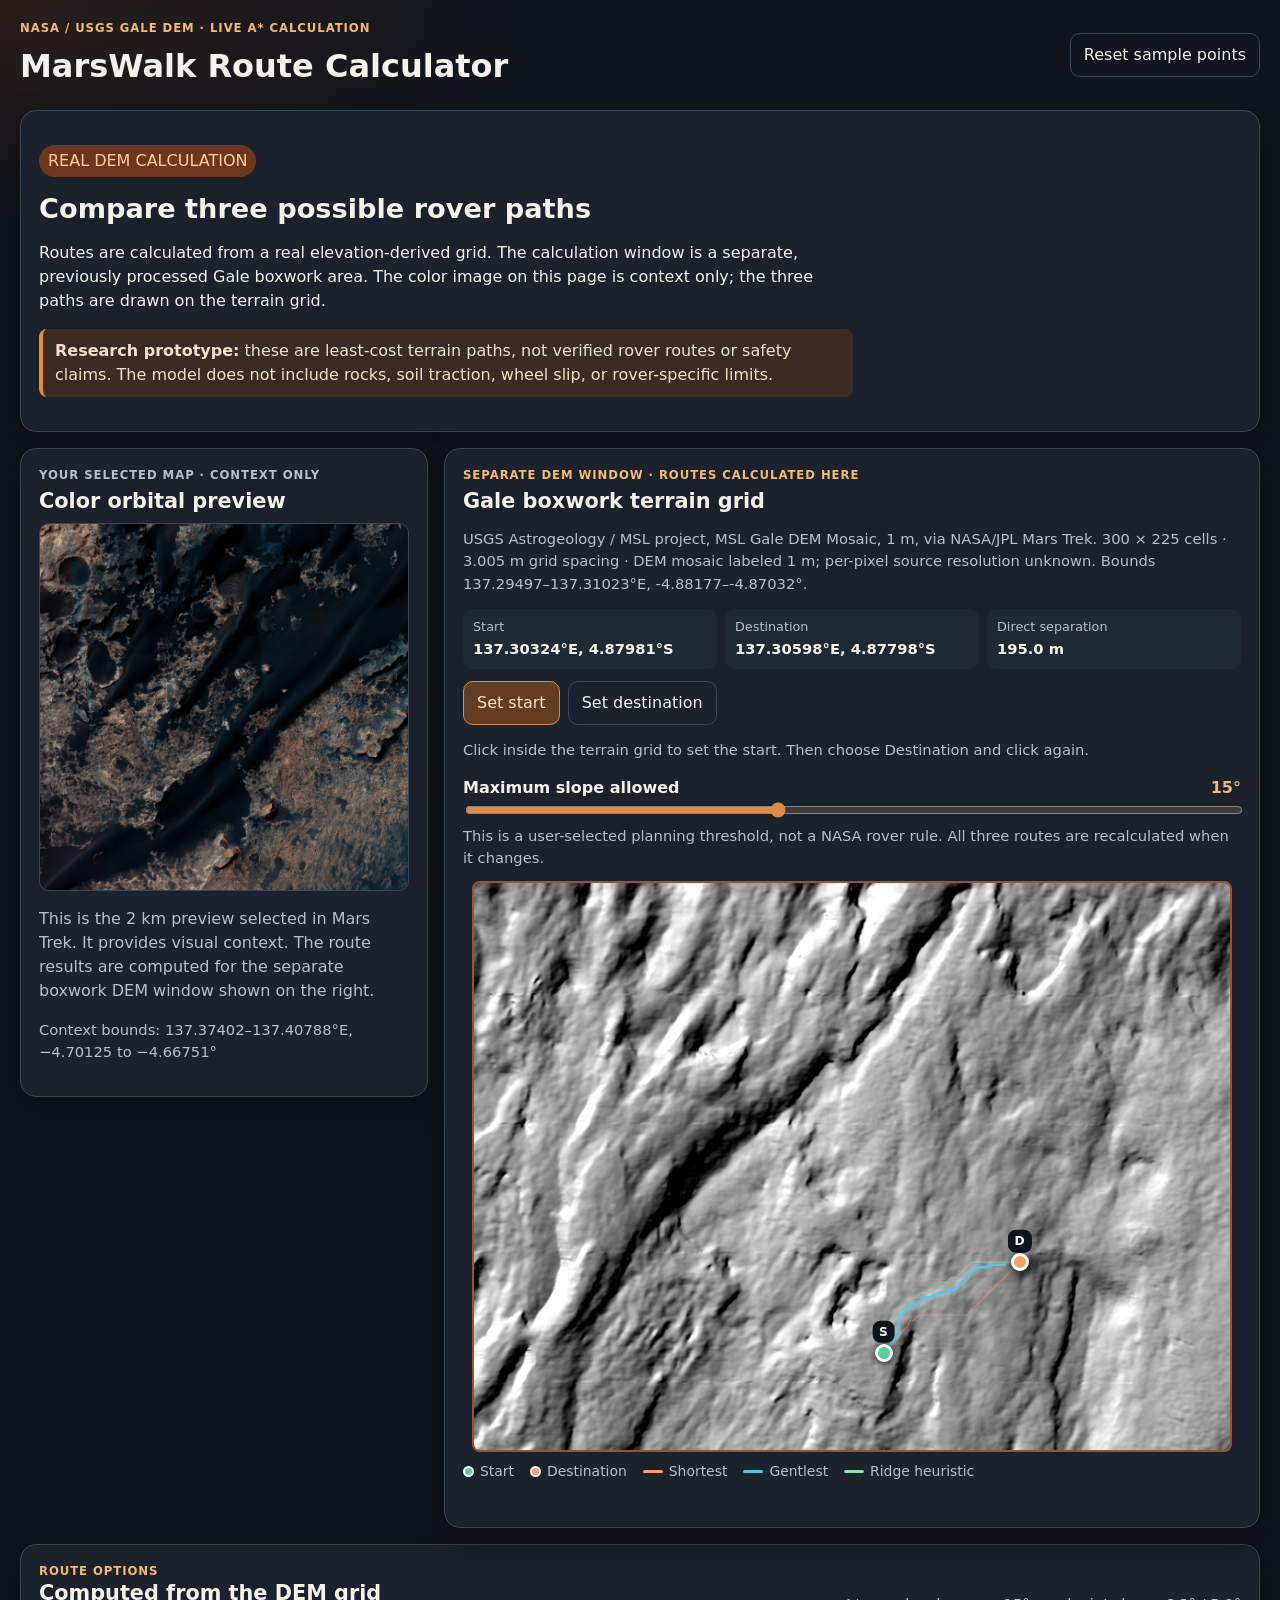
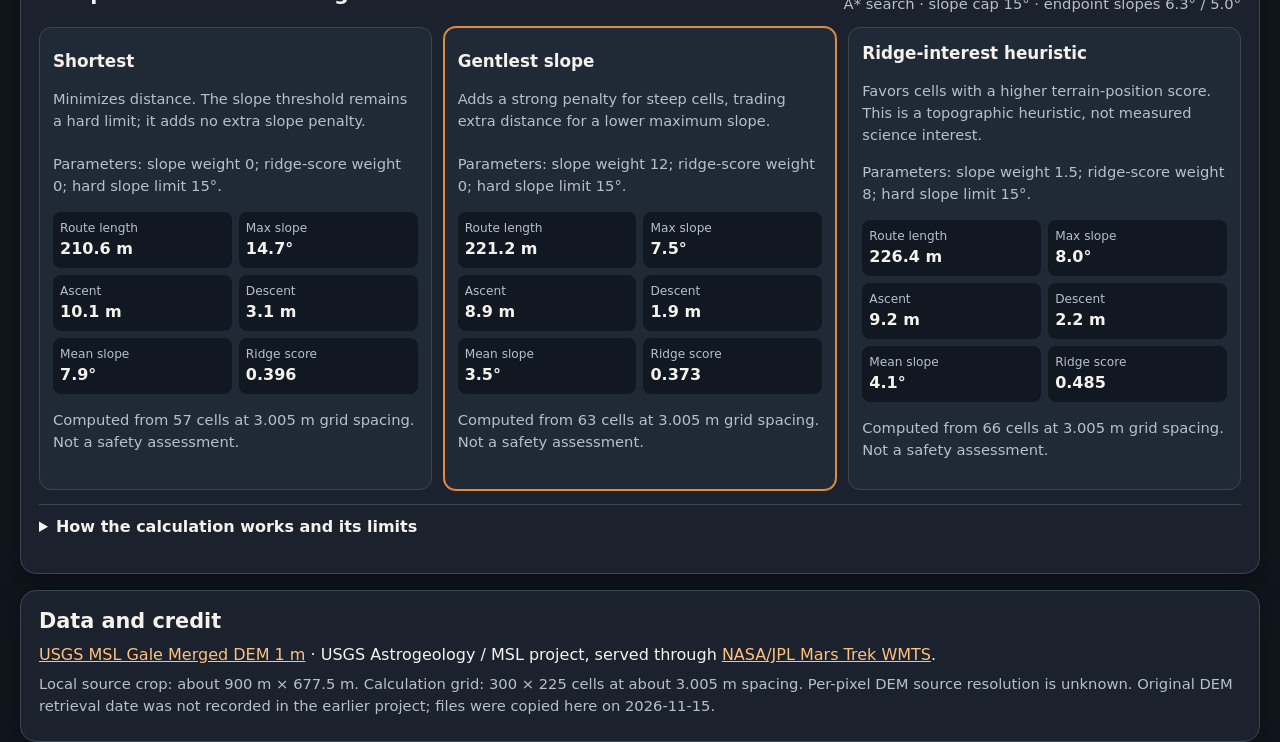
<file: index.html>
<!DOCTYPE html>
<html lang="en">
<head>
  <meta charset="utf-8">
  <meta name="viewport" content="width=device-width, initial-scale=1">
  <title>MarsWalk Route Calculator</title>
  <meta http-equiv="refresh" content="0; url=route-demo.html">
  <link rel="canonical" href="route-demo.html">
  <script>location.replace("route-demo.html");</script>
</head>
<body>
  <p><a href="route-demo.html">MarsWalk route calculator</a></p>
</body>
</html>
</file>
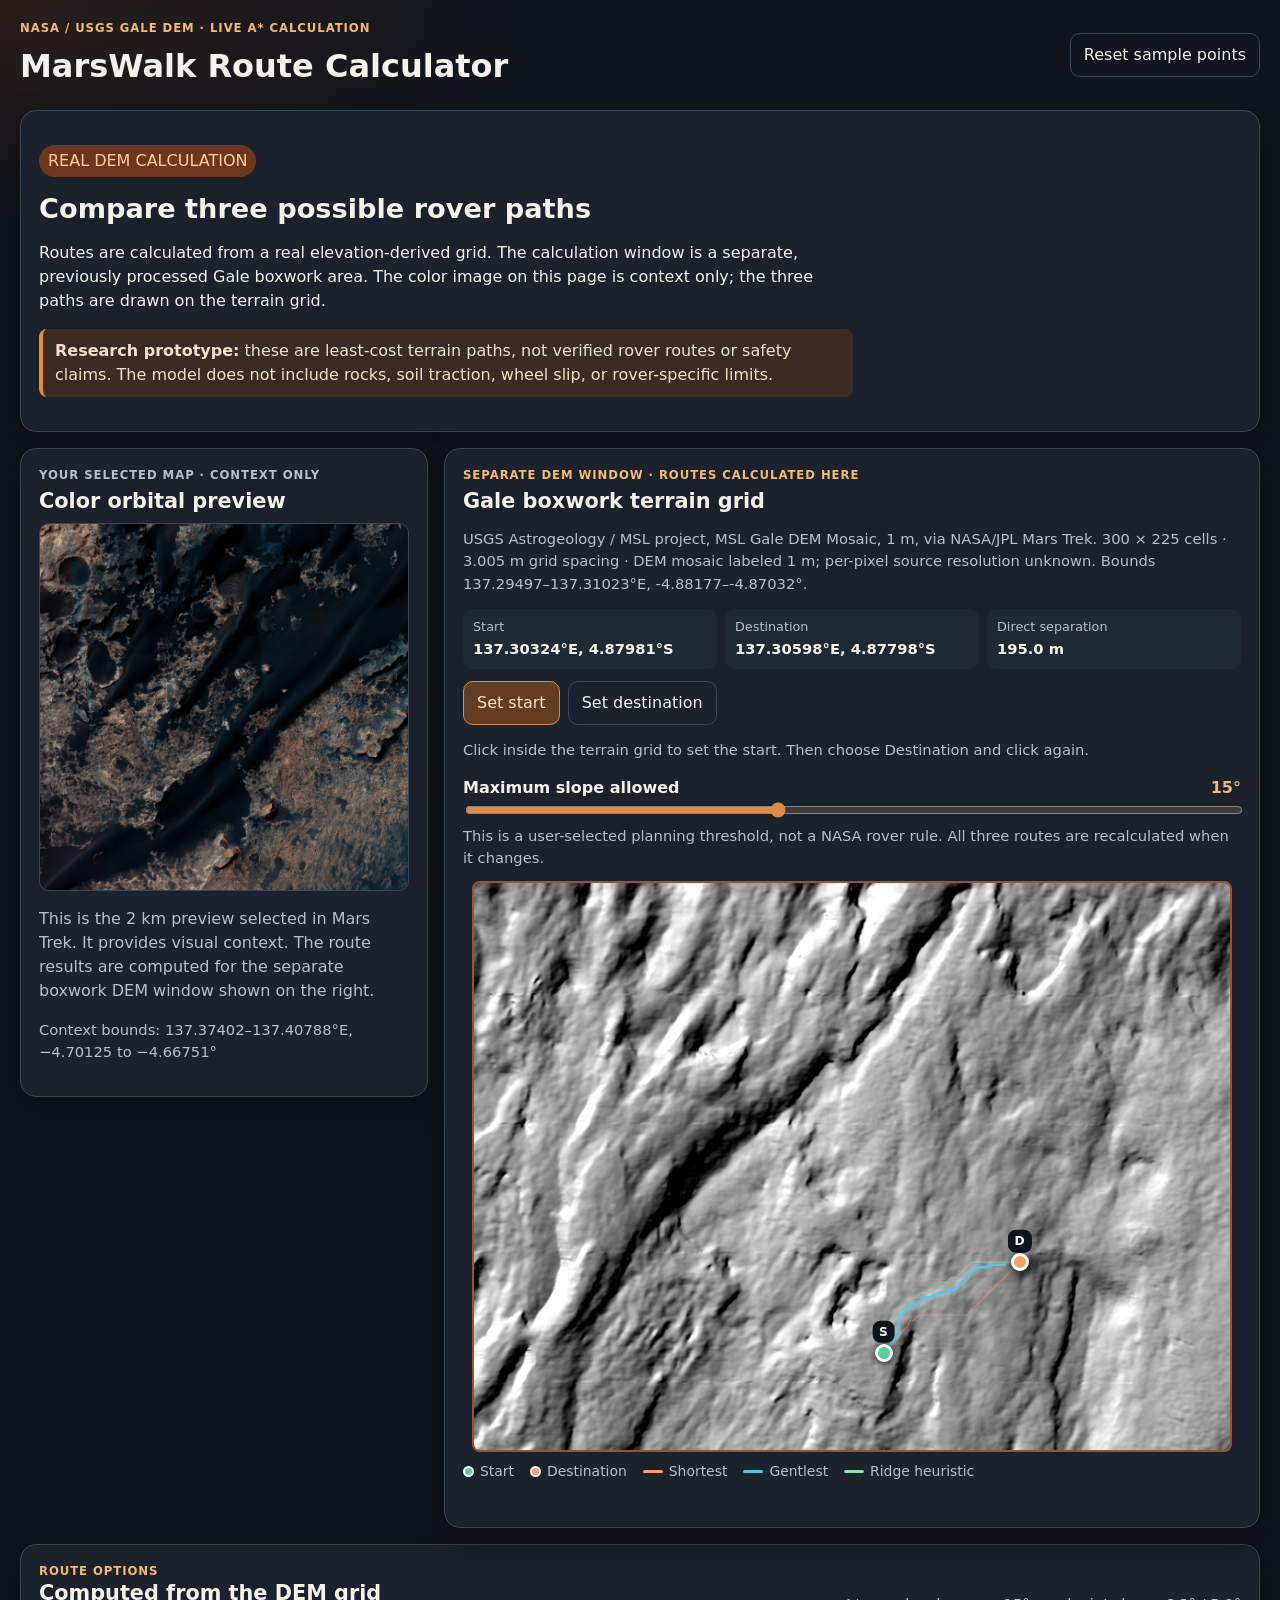
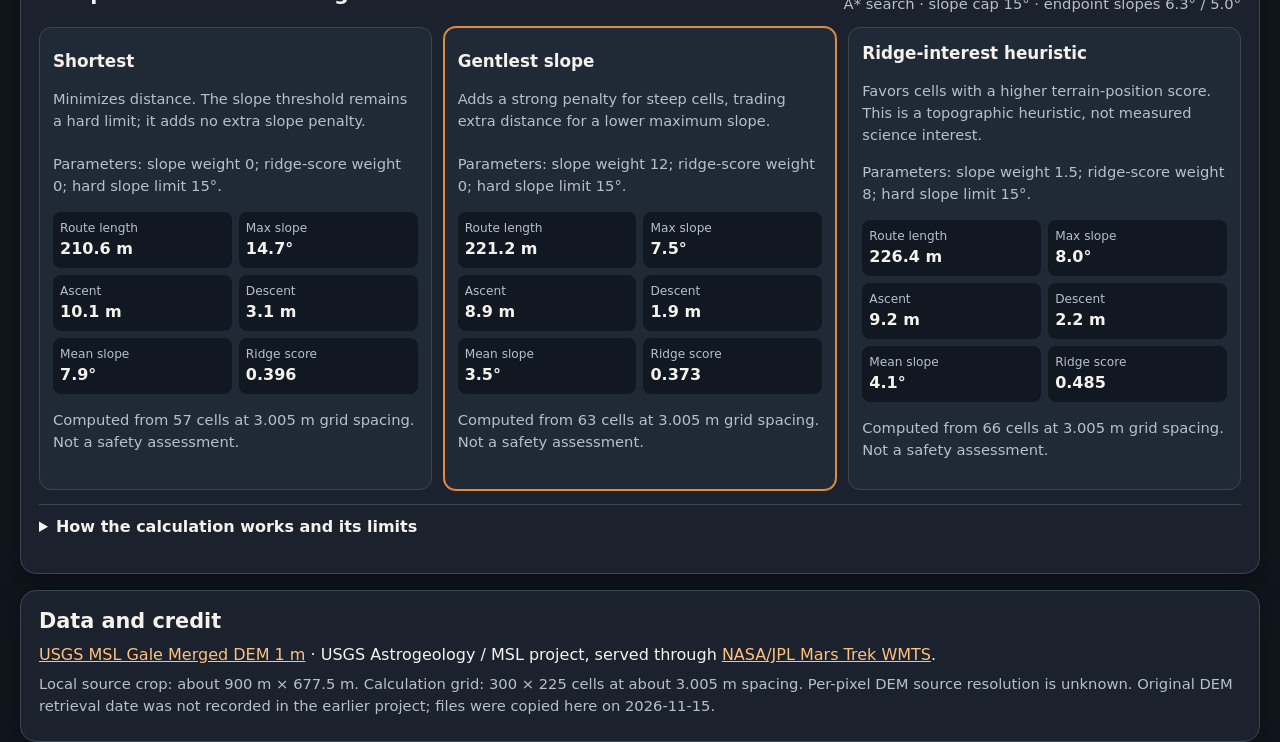
<file: route-demo.html>
<!doctype html>
<html lang="en">
<head>
  <meta charset="utf-8">
  <meta name="viewport" content="width=device-width, initial-scale=1">
  <title>MarsWalk — NASA/USGS Route Calculation</title>
  <meta name="description" content="Compare actual least-cost routes computed from a USGS Gale DEM grid served through NASA/JPL Mars Trek.">
  <link rel="stylesheet" href="route-demo.css">
</head>
<body>
  <header class="topbar">
    <div><p class="eyebrow">NASA / USGS Gale DEM · live A* calculation</p><h1>MarsWalk Route Calculator</h1></div>
    <button id="reset-points" class="button secondary" type="button">Reset sample points</button>
  </header>
  <main>
    <section class="intro panel">
      <p class="badge">REAL DEM CALCULATION</p>
      <h2>Compare three possible rover paths</h2>
      <p>Routes are calculated from a real elevation-derived grid. The calculation window is a separate, previously processed Gale boxwork area. The color image on this page is context only; the three paths are drawn on the terrain grid.</p>
      <p class="caution"><strong>Research prototype:</strong> these are least-cost terrain paths, not verified rover routes or safety claims. The model does not include rocks, soil traction, wheel slip, or rover-specific limits.</p>
    </section>

    <section class="two-column">
      <section class="panel context-panel" aria-labelledby="context-title">
        <p class="eyebrow">YOUR SELECTED MAP · CONTEXT ONLY</p>
        <h2 id="context-title">Color orbital preview</h2>
        <img class="context-image" src="assets/maps/orbital.jpg" alt="Color USGS Gale orbital mosaic preview for the user's selected context area">
        <p>This is the 2 km preview selected in Mars Trek. It provides visual context. The route results are computed for the separate boxwork DEM window shown on the right.</p>
        <p class="small">Context bounds: 137.37402–137.40788°E, −4.70125 to −4.66751°</p>
      </section>

      <section class="panel calculation-panel" aria-labelledby="calc-title">
        <p class="eyebrow">SEPARATE DEM WINDOW · ROUTES CALCULATED HERE</p>
        <h2 id="calc-title">Gale boxwork terrain grid</h2>
        <p id="grid-meta" class="small">Loading the DEM grid…</p>
        <div class="map-readout">
          <p><span>Start</span><strong id="start-readout">Loading…</strong></p>
          <p><span>Destination</span><strong id="dest-readout">Loading…</strong></p>
          <p><span>Direct separation</span><strong id="direct-readout">—</strong></p>
        </div>
        <div class="mode-controls" role="group" aria-label="Choose which point to set">
          <button type="button" class="button mode active" data-mode="start" aria-pressed="true">Set start</button>
          <button type="button" class="button mode" data-mode="dest" aria-pressed="false">Set destination</button>
        </div>
        <p id="click-help" class="small">Click the terrain grid to set the start. Then choose Destination and click again.</p>
        <div class="slope-control">
          <div><label for="slope-limit">Maximum slope allowed</label><output id="slope-output" for="slope-limit">15°</output></div>
          <input id="slope-limit" type="range" min="5" max="30" step="1" value="15">
          <p class="small">This is a user-selected planning threshold, not a NASA rover rule. All three routes are recalculated when it changes.</p>
        </div>
        <div class="route-map" id="route-map" aria-label="Interactive hillshade of the DEM calculation area. Click to set route endpoints.">
          <img id="route-image" src="assets/maps/route-terrain.jpg" alt="Hillshade derived from the USGS Gale DEM in the separate boxwork calculation window" draggable="false">
          <svg id="route-svg" viewBox="0 0 300 225" preserveAspectRatio="none" aria-hidden="true"><g id="route-lines"></g></svg>
          <div id="route-markers" aria-hidden="true"></div>
        </div>
        <div class="map-legend"><span><i class="dot start"></i> Start</span><span><i class="dot dest"></i> Destination</span><span><i class="line shortest"></i> Shortest</span><span><i class="line gentle"></i> Gentlest</span><span><i class="line science"></i> Ridge heuristic</span></div>
        <p id="map-status" class="map-status" aria-live="polite"></p>
      </section>
    </section>

    <section class="panel routes-panel" aria-labelledby="routes-title">
      <div class="section-head"><div><p class="eyebrow">ROUTE OPTIONS</p><h2 id="routes-title">Computed from the DEM grid</h2></div><p id="result-summary" class="small">Calculating…</p></div>
      <div id="route-cards" class="route-cards" aria-live="polite"></div>
      <details class="method">
        <summary>How the calculation works and its limits</summary>
        <p>The app runs 8-connected A* over a 300 × 225 grid derived from the local Gale DEM crop. Each grid cell is about 3.005 m. The DEM mosaic is labeled 1 m, but the per-pixel source resolution for this crop was not verified; some mosaic areas may use coarser inputs. Cells above the selected slope threshold and cells marked no-data are excluded.</p>
        <ul>
          <li><strong>Shortest:</strong> distance-only cost; the slope threshold is still a hard cutoff.</li>
          <li><strong>Gentlest:</strong> distance cost plus a strong penalty for steep cells.</li>
          <li><strong>Ridge heuristic:</strong> distance and slope cost plus a preference for a derived topographic-position score. It is a terrain heuristic, not measured scientific value.</li>
        </ul>
        <p>The DEM is a separate local boxwork window. Its original retrieval date was not recorded. Elevation uncertainty is not provided by this grid. These paths are research-planning examples, not operational rover commands.</p>
      </details>
    </section>

    <section class="sources panel">
      <h2>Data and credit</h2>
      <p><a href="https://astrogeology.usgs.gov/search/map/mars_msl_gale_merged_dem_1m" target="_blank" rel="noreferrer">USGS MSL Gale Merged DEM 1 m</a> · USGS Astrogeology / MSL project, served through <a href="https://trek.nasa.gov/tiles/Mars/EQ/Gale_DEM_SMG_1m/1.0.0/WMTSCapabilities.xml" target="_blank" rel="noreferrer">NASA/JPL Mars Trek WMTS</a>.</p>
      <p class="small">Local source crop: about 900 m × 677.5 m. Calculation grid: 300 × 225 cells at about 3.005 m spacing. Per-pixel DEM source resolution is unknown. Original DEM retrieval date was not recorded in the earlier project; files were copied here on 2026-11-15.</p>
    </section>
  </main>
  <script src="data/route-grid.js"></script>
  <script src="pathfinder.js"></script>
  <script src="route-demo.js"></script>
</body>
</html>
</file>
<file: route-demo.css>
:root{color-scheme:dark;--bg:#11151d;--panel:#1b222d;--panel2:#202a36;--line:#394656;--text:#f5f2ec;--muted:#b6c0cb;--accent:#e08a45;--accent2:#f3ba72;--blue:#55b4dc;--green:#71c59a;--red:#f38a66;--shadow:0 12px 32px #0005}
*{box-sizing:border-box}body{margin:0;background:radial-gradient(850px 360px at 0% 0%,#482a1a70,transparent 62%),var(--bg);color:var(--text);font:16px/1.5 system-ui,-apple-system,"Segoe UI",sans-serif}a{color:#ffc17d}button,input{font:inherit}.topbar,main{width:min(1240px,calc(100% - 28px));margin:auto}.topbar{display:flex;align-items:center;justify-content:space-between;gap:16px;padding:20px 0}.topbar h1{font-size:clamp(1.35rem,3vw,2rem);margin:0}.back{white-space:nowrap}.eyebrow{margin:0 0 4px;color:var(--accent2);font-size:.73rem;font-weight:800;letter-spacing:.08em;text-transform:uppercase}.panel{background:var(--panel);border:1px solid var(--line);border-radius:16px;padding:18px;box-shadow:var(--shadow)}h2{line-height:1.2;margin:0 0 9px;font-size:1.3rem}.intro{margin-bottom:16px}.intro h2{font-size:1.7rem}.intro p{max-width:80ch}.badge{display:inline-block;background:#6d361d;color:#ffd1a0;padding:4px 9px;border-radius:999px}.caution{padding:10px 12px;border-left:4px solid var(--accent);background:#3b2b22;border-radius:8px;color:#f7dfc5}.two-column{display:grid;grid-template-columns:minmax(260px,.75fr) minmax(0,1.5fr);gap:16px;align-items:start}.context-image{display:block;width:100%;border-radius:10px;border:1px solid var(--line)}.context-panel p{color:var(--muted)}.small{font-size:.92rem;color:var(--muted)}.map-readout{display:grid;grid-template-columns:repeat(3,minmax(0,1fr));gap:8px;margin:12px 0}.map-readout p{background:var(--panel2);padding:8px 10px;border-radius:10px;margin:0;min-width:0}.map-readout span{display:block;color:var(--muted);font-size:.8rem}.map-readout strong{font-size:.92rem;overflow-wrap:anywhere}.mode-controls{display:flex;gap:8px}.button{min-height:44px;border:1px solid var(--line);border-radius:10px;padding:8px 13px;background:transparent;color:var(--text);cursor:pointer}.button:hover,.button.active{border-color:var(--accent);background:#633c24;color:#ffe0bd}.button.secondary{white-space:nowrap}.slope-control{margin:12px 0}.slope-control>div{display:flex;align-items:center;justify-content:space-between;gap:8px}.slope-control label{font-weight:700}.slope-control output{color:var(--accent2);font-weight:800}.slope-control input{width:100%;accent-color:var(--accent)}.slope-control p{margin:0}.route-map{position:relative;width:min(100%,760px);margin:10px auto 0;overflow:hidden;border:2px solid #9a542b;border-radius:8px;background:#111;cursor:crosshair;touch-action:manipulation}.route-map img{display:block;width:100%;height:auto;user-select:none}.route-map svg,.route-markers{position:absolute;inset:0;width:100%;height:100%;pointer-events:none}.route-line{fill:none;stroke-width:1.35;stroke-linecap:round;stroke-linejoin:round;vector-effect:non-scaling-stroke;opacity:.4;transition:opacity .15s,stroke-width .15s}.route-line.selected{opacity:1;stroke-width:2.6}.route-line.short{stroke:#ff9b6b}.route-line.gentle{stroke:#58c6e7}.route-line.science{stroke:#8ee0ad}.marker{position:absolute;transform:translate(-50%,-50%);width:18px;height:18px;border:3px solid #fff;border-radius:50%;box-shadow:0 1px 8px #000;z-index:2}.marker.start{background:#54d09a}.marker.dest{background:#ff9b6b}.marker-label{position:absolute;transform:translate(-50%,calc(-100% - 10px));background:#10151d;color:white;padding:2px 7px;border-radius:8px;font-size:.76rem;font-weight:800;white-space:nowrap}.map-legend{display:flex;flex-wrap:wrap;gap:8px 16px;margin-top:9px;color:var(--muted);font-size:.87rem}.map-legend span{display:flex;align-items:center;gap:6px}.dot{width:11px;height:11px;border:2px solid #fff;border-radius:50%}.dot.start{background:#54d09a}.dot.dest{background:#ff9b6b}.line{width:20px;height:3px;border-radius:9px}.line.shortest{background:#ff9b6b}.line.gentle{background:#58c6e7}.line.science{background:#8ee0ad}.map-status{min-height:1.4em;margin:7px 0 0;color:var(--accent2);font-size:.9rem}.routes-panel,.sources{margin-top:16px}.section-head{display:flex;justify-content:space-between;align-items:end;gap:12px}.section-head p{margin:0}.route-cards{display:grid;grid-template-columns:repeat(3,minmax(0,1fr));gap:12px;margin-top:12px}.route-card{background:var(--panel2);border:1px solid var(--line);border-radius:12px;padding:13px;cursor:pointer;text-align:left;color:var(--text);width:100%}.route-card:hover,.route-card.selected{border-color:var(--accent);box-shadow:0 0 0 1px var(--accent)}.route-card h3{margin:0 0 6px;font-size:1.05rem}.route-reason{min-height:3.4em;color:var(--muted);font-size:.91rem}.route-metrics{display:grid;grid-template-columns:1fr 1fr;gap:7px;margin-top:9px}.route-metrics div{padding:7px;background:#111821;border-radius:8px}.route-metrics span{display:block;color:var(--muted);font-size:.76rem}.route-metrics strong{font-variant-numeric:tabular-nums}.method{margin-top:14px;border-top:1px solid var(--line);padding-top:10px}.method summary{cursor:pointer;font-weight:700;min-height:40px}.method p,.method li{color:var(--muted)}.sources p{margin:.4em 0}.small a{color:var(--accent2)}
@media(max-width:900px){.two-column{grid-template-columns:1fr}.context-panel{order:2}.calculation-panel{order:1}.context-image{max-height:280px;object-fit:cover}.route-cards{grid-template-columns:1fr}.route-reason{min-height:0}}
@media(max-width:560px){.topbar{align-items:flex-start;flex-wrap:wrap}.topbar .button{width:100%}.map-readout{grid-template-columns:1fr}.mode-controls .button{flex:1}.panel{padding:14px}.route-metrics{grid-template-columns:1fr 1fr}}
</file>
